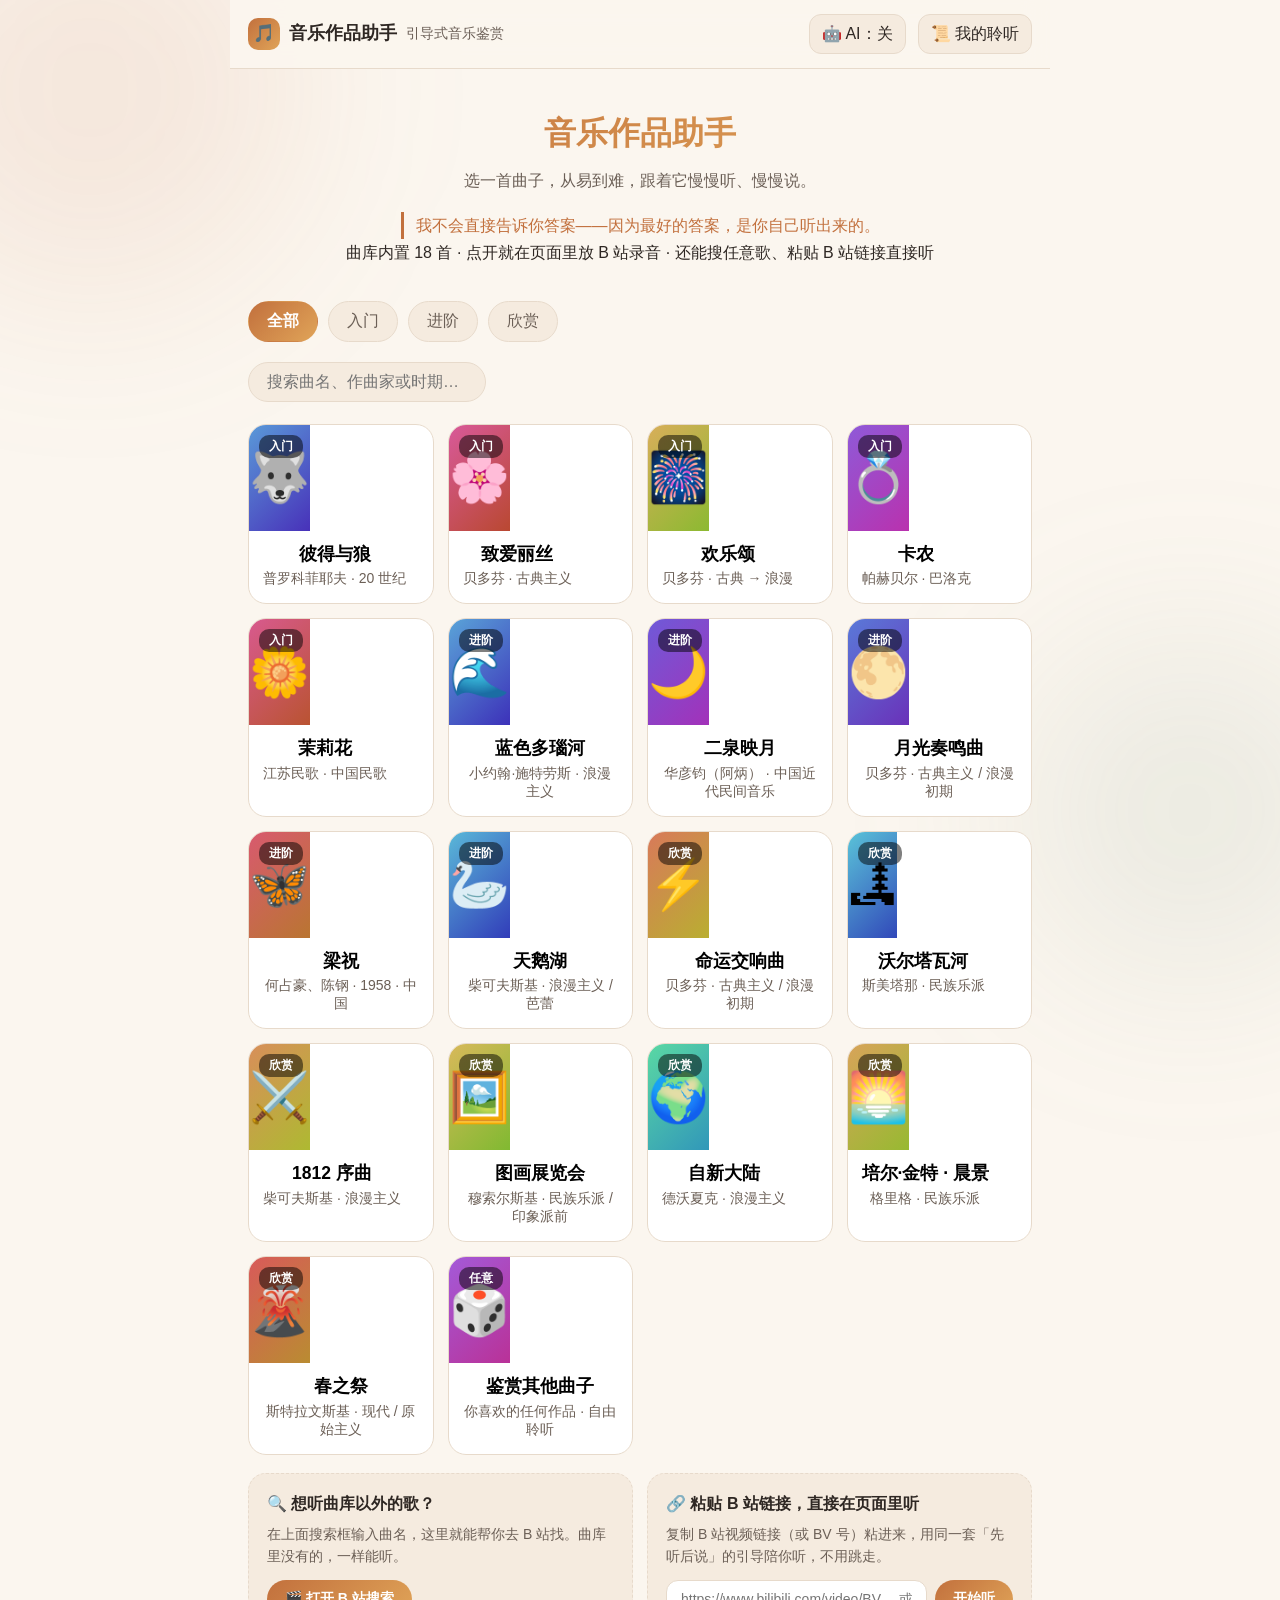
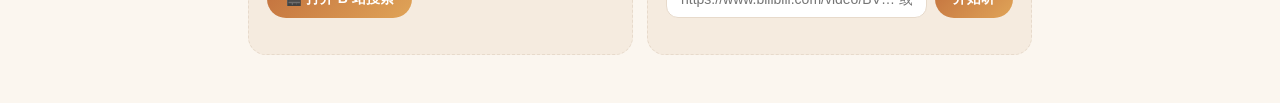
<file: index.html>
<!DOCTYPE html>
<html lang="zh-CN">
<head>
<meta charset="UTF-8">
<meta name="viewport" content="width=device-width, initial-scale=1.0">
<title>音乐作品助手 · 引导式音乐鉴赏（改进版）</title>
<link rel="stylesheet" href="shared/base.css">
<style>
/* 通用版：与乐龄版共用同一套暖色人文设计语言，只是字号更紧凑 */
.app { max-width: 820px; }
.bg-orb { position: fixed; border-radius: 50%; filter: blur(90px); pointer-events: none; z-index: 0; }
.orb1 { width: 420px; height: 420px; background: rgba(194, 112, 61, .10); top: -120px; left: -120px; }
.orb2 { width: 340px; height: 340px; background: rgba(126, 155, 135, .12); bottom: -80px; right: -80px; }
.app { position: relative; z-index: 1; }
</style>
</head>
<body>

<div class="bg-orb orb1"></div>
<div class="bg-orb orb2"></div>

<div class="app">
  <header class="topbar">
    <div class="brand"><span class="logo">🎵</span>音乐作品助手<small>引导式音乐鉴赏</small></div>
    <div class="spacer"></div>
    <button class="icon-btn toggle-btn" id="aiBtn" title="可选：填上自己的大模型密钥">🤖 AI：关</button>
    <button class="icon-btn" id="recBtn">📜 我的聆听<span id="recCount" class="hidden"></span></button>
  </header>

  <section class="home" id="home">
    <div class="hero">
      <h1>音乐作品助手</h1>
      <p>选一首曲子，从易到难，跟着它慢慢听、慢慢说。</p>
      <div class="quote">我不会直接告诉你答案——因为最好的答案，是你自己听出来的。</div>
      <div class="note-line">曲库内置 18 首 · 点开就在页面里放 B 站录音 · 还能搜任意歌、粘贴 B 站链接直接听</div>
    </div>
    <div class="filter" id="filter"></div>
    <div style="margin-bottom:22px">
      <input class="search-box" id="search" placeholder="搜索曲名、作曲家或时期…">
    </div>
    <div class="track-grid" id="grid"></div>
  </section>

  <section class="chat-view hidden" id="chatView">
    <div class="subbar">
      <button class="back" onclick="MZApp.goHome()" aria-label="返回">←</button>
      <div class="at" id="subTitle"></div>
    </div>
    <div class="player-dock" id="playerDock"></div>
    <div class="stage-bar" id="stageBar"></div>
    <div class="chat" id="chat"></div>
    <div class="composer" id="composer"></div>
  </section>
</div>

<div class="sheet-mask" id="recordsSheet">
  <div class="sheet">
    <h3>我的聆听</h3>
    <div id="recordsBody"></div>
    <div style="margin-top:16px;text-align:right">
      <button class="icon-btn" onclick="MZApp.hideRecords()">关闭</button>
    </div>
  </div>
</div>

<script src="shared/catalog.js"></script>
<script src="shared/player.js"></script>
<script src="shared/llm.js"></script>
<script src="shared/engine.js"></script>
<script src="shared/app.js"></script>
<script>MZApp.init({ senior: false });</script>
</body>
</html>
</file>
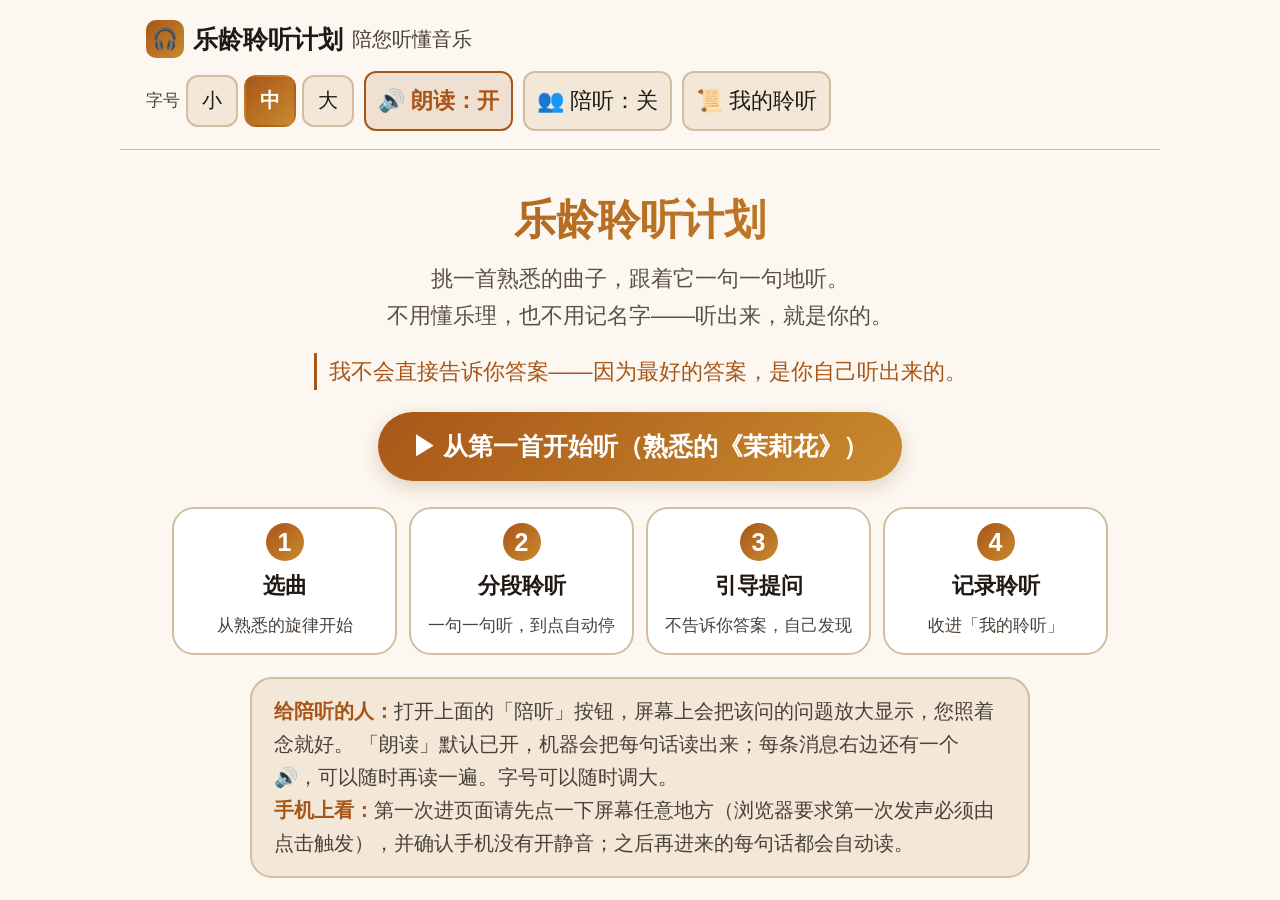
<file: senior.html>
<!DOCTYPE html>
<html lang="zh-CN" class="fs-2">
<head>
<meta charset="UTF-8">
<meta name="viewport" content="width=device-width, initial-scale=1.0">
<title>乐龄聆听计划 · 陪银发一族听懂音乐</title>
<link rel="stylesheet" href="shared/base.css">
<link rel="stylesheet" href="shared/senior.css">
<style>
  .topbar { flex-wrap: wrap; row-gap: 10px; }
  .senior-tools { display: flex; gap: 10px; align-items: center; flex-wrap: wrap; }
  .brand small { display: none; }
  @media (min-width: 900px) { .brand small { display: inline; } }
</style>
</head>
<body>

<div class="app">
  <header class="topbar">
    <div class="brand"><span class="logo">🎧</span>乐龄聆听计划<small>陪您听懂音乐</small></div>
    <div class="spacer"></div>
    <div class="senior-tools">
      <div class="fs-bar" id="fsBar">
        <span class="lb">字号</span>
        <button data-fs="1" onclick="MZApp.setFs(1)">小</button>
        <button data-fs="2" onclick="MZApp.setFs(2)">中</button>
        <button data-fs="3" onclick="MZApp.setFs(3)">大</button>
      </div>
      <button class="icon-btn toggle-btn" id="voiceBtn" onclick="Senior.toggleVoice(this)">🔊 朗读：开</button>
      <button class="icon-btn toggle-btn" id="compBtn" onclick="Senior.toggleCompanion(this)">👥 陪听：关</button>
      <button class="icon-btn" id="recBtn">📜 我的聆听<span id="recCount" class="hidden"></span></button>
    </div>
  </header>

  <section class="home" id="home">
    <div class="hero">
      <h1>乐龄聆听计划</h1>
      <p>挑一首熟悉的曲子，跟着它一句一句地听。<br>不用懂乐理，也不用记名字——听出来，就是你的。</p>
      <div class="quote">我不会直接告诉你答案——因为最好的答案，是你自己听出来的。</div>
      <button class="senior-cta" onclick="Senior.startFirst()">▶ 从第一首开始听（熟悉的《茉莉花》）</button>
    </div>

    <div class="senior-steps">
      <div class="ss"><b>1</b><span>选曲</span><i>从熟悉的旋律开始</i></div>
      <div class="ss"><b>2</b><span>分段聆听</span><i>一句一句听，到点自动停</i></div>
      <div class="ss"><b>3</b><span>引导提问</span><i>不告诉你答案，自己发现</i></div>
      <div class="ss"><b>4</b><span>记录聆听</span><i>收进「我的聆听」</i></div>
    </div>

    <div class="senior-hint">
      <b>给陪听的人：</b>打开上面的「陪听」按钮，屏幕上会把该问的问题放大显示，您照着念就好。
      「朗读」默认已开，机器会把每句话读出来；每条消息右边还有一个 🔊，可以随时再读一遍。字号可以随时调大。
      <br><b>手机上看：</b>第一次进页面请先点一下屏幕任意地方（浏览器要求第一次发声必须由点击触发），并确认手机没有开静音；之后再进来的每句话都会自动读。</div>

    <div class="filter" id="filter"></div>
    <div style="margin-bottom:24px">
      <input class="search-box" id="search" placeholder="想听什么？输入曲名或作曲家…">
    </div>
    <div class="track-grid" id="grid"></div>
  </section>

  <section class="chat-view hidden" id="chatView">
    <div class="subbar">
      <button class="back" onclick="MZApp.goHome()" aria-label="返回曲库">← 返回</button>
      <div class="at" id="subTitle"></div>
    </div>
    <div class="companion" id="companion" aria-live="polite"></div>
    <div class="player-dock" id="playerDock"></div>
    <div class="stage-bar" id="stageBar"></div>
    <div class="chat" id="chat" aria-live="polite"></div>
    <div class="composer" id="composer"></div>
  </section>
</div>

<div class="sheet-mask" id="recordsSheet">
  <div class="sheet">
    <h3>我的聆听</h3>
    <div id="recordsBody"></div>
    <div style="margin-top:18px;text-align:right">
      <button class="icon-btn" onclick="MZApp.hideRecords()">关闭</button>
    </div>
  </div>
</div>

<script src="shared/catalog.js"></script>
<script src="shared/player.js"></script>
<script src="shared/llm.js"></script>
<script src="shared/engine.js"></script>
<script src="shared/app.js"></script>
<script src="shared/senior.js"></script>
<script>
  MZApp.init({ senior: true });
  MZSenior.init({
    chatEl: document.getElementById("chat"),
    bannerEl: document.getElementById("companion")
  });

  var Senior = {
    startFirst: function () {
      /* 按钮写的是《茉莉花》，就必须开《茉莉花》——按 id 精确取，不靠数组顺序 */
      var s = MZCatalog.byId("molihua") || MZCatalog.songs[0];
      if (s) MZApp.openSong(s.id);
    },
    toggleVoice: function (btn) {
      var on = !MZSenior.voice;
      MZSenior.setVoice(on);
      btn.textContent = on ? "🔊 朗读：开" : "🔊 朗读：关";
      btn.classList.toggle("on", on);
    },
    toggleCompanion: function (btn) {
      var on = !MZSenior.companion;
      MZSenior.setCompanion(on);
      btn.textContent = on ? "👥 陪听：开" : "👥 陪听：关";
      btn.classList.toggle("on", on);
    }
  };

  /* 乐龄版：朗读默认打开（老人可以只用耳朵听） */
  MZSenior.setVoice(true);
  var _vb = document.getElementById("voiceBtn");
  if (_vb && !MZSenior._broken) _vb.classList.add("on");
</script>
</body>
</html>
</file>
<file: shared/base.css>
/* ============================================================
 * 结构样式 · 共享底座
 * 只负责布局与结构，颜色/字号全部走 CSS 变量，
 * 由「通用版」和「乐龄版」各自覆盖变量形成两套皮肤。
 * ============================================================ */

/* ---------- 默认皮肤：暖色人文（两个版本共用，取自开题 PPT 的
   一套暖米色 / 陶土橘 / 琥珀 / 鼠尾草绿配色） ---------- */
:root {
  --bg: #FBF6EF;
  --card: #FFFFFF;
  --card2: #F5EBDF;
  --border: #E7DACB;
  --text: #2E2723;
  --muted: #6B5F56;

  --accent: #C2703D;
  --accent-soft: rgba(194, 112, 61, .12);
  --gold: #E0A458;
  --gold-soft: #F7E3D3;
  --gold-text: #8A6620;

  --grad: linear-gradient(135deg, #C2703D, #E0A458);
  --grad-user: linear-gradient(135deg, #7E9B87, #9FB8A5);
  --on-accent: #FFFFFF;
  --bar-bg: rgba(251, 246, 239, .94);
  --bot-bubble: #FFFFFF;

  --font: "Microsoft YaHei", "PingFang SC", -apple-system, BlinkMacSystemFont, "Segoe UI", sans-serif;

  --fs: 16px;
  --fs-lg: 17.5px;
  --fs-sm: 14px;
  --fs-xs: 12px;
  --fs-hero: 32px;

  --sp-3: 14px;
  --sp-4: 18px;
  --radius: 18px;
  --app-w: 820px;
  --card-w: 156px;
  --cover-h: 106px;
  --btn: 40px;
  --av: 34px;
  --logo: 32px;
}

* { margin: 0; padding: 0; box-sizing: border-box; }

html, body {
  background: var(--bg);
  color: var(--text);
  font-family: var(--font);
  font-size: var(--fs);
  line-height: 1.7;
  -webkit-font-smoothing: antialiased;
}
html, body { height: 100%; }

/* 用 fixed 把整页钉死在视口上：页面本身永远不滚动，
   滚动只发生在中间的对话区。否则输入框自动聚焦时，
   浏览器会把 overflow:hidden 的容器顶上去，横幅就会滑到顶栏后面。 */
.app {
  position: fixed;
  inset: 0;
  max-width: var(--app-w);
  margin: 0 auto;
  overflow: hidden;
  display: flex;
  flex-direction: column;
}

/* ---------- 顶栏 ---------- */
.topbar {
  z-index: 20;
  flex-shrink: 0;
  display: flex; align-items: center; gap: 12px;
  padding: var(--sp-3) var(--sp-4);
  border-bottom: 1px solid var(--border);
  background: var(--bar-bg);
  backdrop-filter: blur(12px);
}
.brand { font-size: var(--fs-lg); font-weight: 800; display: flex; align-items: center; gap: 9px; }
.brand .logo {
  width: var(--logo); height: var(--logo); border-radius: 10px;
  background: var(--grad); display: flex; align-items: center;
  justify-content: center; font-size: calc(var(--logo) * 0.55);
}
.brand small { font-weight: 500; color: var(--muted); font-size: var(--fs-sm); }
.spacer { flex: 1; }
.icon-btn {
  min-width: var(--btn); height: var(--btn); padding: 0 12px;
  border-radius: 12px; border: 1px solid var(--border);
  background: var(--card2); color: var(--text);
  font-size: var(--fs); cursor: pointer; font-family: inherit;
  display: inline-flex; align-items: center; justify-content: center; gap: 6px;
  transition: .18s;
}
.icon-btn:hover { border-color: var(--accent); color: var(--accent); }

/* ---------- 首页 ---------- */
.home { flex: 1; overflow-y: auto; padding: 0 var(--sp-4) 48px; }
.hero { padding: 44px 8px 26px; text-align: center; }
.hero h1 {
  font-size: var(--fs-hero); font-weight: 800; line-height: 1.25;
  background: var(--grad); -webkit-background-clip: text; background-clip: text;
  -webkit-text-fill-color: transparent;
}
.hero p { color: var(--muted); font-size: var(--fs); margin: 14px auto 0; max-width: 34em; }
.hero .quote {
  margin-top: 18px; font-size: var(--fs); color: var(--accent);
  border-left: 3px solid var(--accent); padding-left: 12px;
  display: inline-block; text-align: left;
}
.filter { display: flex; gap: 10px; align-items: center; flex-wrap: wrap; margin: 8px 0 20px; }
.chip {
  padding: 9px 18px; border-radius: 999px; font-size: var(--fs);
  cursor: pointer; border: 1px solid var(--border); background: var(--card2);
  color: var(--muted); transition: .18s; font-family: inherit;
}
.chip.active { background: var(--grad); color: var(--on-accent); border-color: transparent; font-weight: 700; }
.search-box {
  flex: 1; min-width: 150px; padding: 10px 18px; border-radius: 999px;
  border: 1px solid var(--border); background: var(--card2);
  color: var(--text); font-size: var(--fs); outline: none; font-family: inherit;
}
.search-box:focus { border-color: var(--accent); }

.track-grid { display: grid; grid-template-columns: repeat(auto-fill, minmax(var(--card-w), 1fr)); gap: var(--sp-3); }
.track-card {
  position: relative; border-radius: var(--radius); overflow: hidden;
  cursor: pointer; border: 1px solid var(--border); background: var(--card);
  transition: .2s; display: flex; flex-direction: column;
}
.track-card:hover { transform: translateY(-4px); border-color: var(--accent); box-shadow: 0 12px 28px rgba(0,0,0,.22); }
.track-card:focus-visible { outline: 3px solid var(--accent); outline-offset: 2px; }
.cover {
  height: var(--cover-h); display: flex; align-items: center;
  justify-content: center; font-size: calc(var(--cover-h) * 0.46);
}
.cover .lv {
  position: absolute; top: 10px; left: 10px; font-size: var(--fs-xs);
  font-weight: 700; padding: 3px 10px; border-radius: 10px;
  background: rgba(0,0,0,.5); color: #fff;
}
.track-meta { padding: 12px 14px 15px; }
.track-meta .t { font-size: var(--fs-lg); font-weight: 700; line-height: 1.35; }
.track-meta .c { font-size: var(--fs-sm); color: var(--muted); margin-top: 4px; }
.empty { padding: 48px; text-align: center; color: var(--muted); grid-column: 1/-1; }

/* ---------- 对话视图 ---------- */
.chat-view { flex: 1; display: flex; flex-direction: column; min-height: 0; overflow: hidden; }
.subbar {
  flex-shrink: 0;
  display: flex; align-items: center; gap: 10px;
  padding: 12px var(--sp-4); border-bottom: 1px solid var(--border); background: var(--bar-bg);
}
.subbar .back {
  min-width: var(--btn); height: var(--btn); border-radius: 12px;
  border: 1px solid var(--border); background: var(--card2);
  color: var(--text); font-size: var(--fs); cursor: pointer; font-family: inherit;
}
.subbar .at { font-size: var(--fs-lg); font-weight: 700; flex: 1; min-width: 0; overflow: hidden; text-overflow: ellipsis; white-space: nowrap; }
.stage-bar { flex-shrink: 0; padding: 10px var(--sp-4); display: flex; align-items: center; gap: 8px; overflow-x: auto; }
.stage-chip {
  flex-shrink: 0; padding: 5px 13px; border-radius: 999px; font-size: var(--fs-xs);
  background: var(--card2); color: var(--muted); border: 1px solid var(--border); white-space: nowrap;
}
.stage-chip.active { background: var(--accent-soft); border-color: var(--accent); color: var(--accent); font-weight: 700; }
.stage-chip.done { opacity: .6; }

.chat { flex: 1; overflow-y: auto; padding: var(--sp-4); display: flex; flex-direction: column; gap: var(--sp-3); min-height: 0; }
.msg { display: flex; gap: 10px; max-width: 92%; animation: up .35s ease; }
@keyframes up { from { opacity: 0; transform: translateY(8px); } to { opacity: 1; transform: none; } }
.msg.bot { align-self: flex-start; }
.msg.user { align-self: flex-end; flex-direction: row-reverse; }
.msg-avatar {
  width: var(--av); height: var(--av); border-radius: 50%; flex-shrink: 0;
  display: flex; align-items: center; justify-content: center;
  font-size: calc(var(--av) * 0.5); background: var(--grad);
}
.msg.user .msg-avatar { background: var(--grad-user); }
.bubble { padding: 13px 17px; border-radius: 16px; font-size: var(--fs); }
.msg.bot .bubble { background: var(--bot-bubble); border: 1px solid var(--border); border-top-left-radius: 5px; }
.msg.user .bubble { background: var(--grad-user); color: var(--on-accent); border-top-right-radius: 5px; }
.bubble .hint {
  display: block; margin-top: 10px; padding: 9px 12px; border-radius: 9px;
  font-size: var(--fs-sm); background: var(--gold-soft); color: var(--gold-text);
  border-left: 3px solid var(--gold);
}
.stage-line { font-weight: 700; color: var(--accent); }
.ask-line { font-weight: 600; }

/* 聆听卡片 */
.listen-card {
  margin-top: 4px; padding: 14px; border-radius: 14px;
  background: var(--accent-soft); border: 1px solid var(--border);
}
.listen-head { margin-bottom: 10px; }
.listen-label { font-size: var(--fs-sm); font-weight: 700; color: var(--accent); }
.listen-tip { font-size: var(--fs-sm); color: var(--muted); margin-bottom: 10px; }
.listen-btn {
  padding: 11px 22px; border-radius: 999px; border: none;
  background: var(--grad); color: var(--on-accent); font-size: var(--fs);
  font-weight: 700; cursor: pointer; font-family: inherit;
}
.listen-btn:hover { filter: brightness(1.06); }
.listen-dots { display: flex; gap: 6px; margin-top: 12px; flex-wrap: wrap; }
.listen-dots .dot {
  width: 9px; height: 9px; border-radius: 50%;
  background: var(--muted); opacity: .45; transition: .15s;
}
.listen-dots .dot.on { background: var(--accent); opacity: 1; transform: scale(1.35); }

/* 揭晓 / 延伸 / 小结 */
.reveal, .extend, .summary { margin-top: 4px; }
.reveal { padding: 14px 16px; border-radius: 12px; background: var(--gold-soft); border: 1px solid var(--gold); }
.reveal h4 { font-size: var(--fs); color: var(--gold-text); margin-bottom: 8px; }
.extend { padding: 14px 16px; border-radius: 12px; background: var(--accent-soft); border: 1px solid var(--accent); }
.extend h4 { font-size: var(--fs); color: var(--accent); margin-bottom: 8px; }
.summary { padding: 14px 16px; border-radius: 12px; background: var(--card2); border: 1px solid var(--border); }
.summary h4 { font-size: var(--fs); margin-bottom: 8px; }
.summary-list { margin: 10px 0 0 4px; padding-left: 16px; }
.summary-list li { font-size: var(--fs-sm); margin-bottom: 6px; }
.summary-empty { font-size: var(--fs-sm); color: var(--muted); margin-top: 8px; }

/* 底部操作区 */
.composer { flex-shrink: 0; border-top: 1px solid var(--border); background: var(--bar-bg); }
.quick-area { padding: 10px var(--sp-4); display: flex; gap: 9px; flex-wrap: wrap; }
.quick-btn {
  padding: 9px 17px; border-radius: 999px; font-size: var(--fs-sm);
  background: var(--card2); color: var(--accent); border: 1px solid var(--border);
  cursor: pointer; transition: .18s; font-family: inherit;
}
.quick-btn:hover { background: var(--accent-soft); border-color: var(--accent); }
.quick-btn.ghost { color: var(--muted); }
.quick-btn.ghost:hover { color: var(--accent); }
.input-bar { padding: 10px var(--sp-4) 20px; display: flex; gap: 10px; }
.input-bar input {
  flex: 1; padding: 13px 20px; border-radius: 999px; border: 1px solid var(--border);
  background: var(--card2); color: var(--text); font-size: var(--fs);
  outline: none; font-family: inherit;
}
.input-bar input:focus { border-color: var(--accent); }
.send-btn {
  min-width: var(--btn); height: var(--btn); border-radius: 50%; border: none;
  background: var(--grad); color: var(--on-accent); font-size: var(--fs-lg);
  cursor: pointer; flex-shrink: 0; font-family: inherit;
}

/* 记录弹层 */
.sheet-mask {
  position: fixed; inset: 0; background: rgba(0,0,0,.5); z-index: 40;
  display: none; align-items: flex-end; justify-content: center;
}
.sheet-mask.on { display: flex; }
.sheet {
  width: 100%; max-width: var(--app-w); max-height: 76vh; overflow-y: auto;
  background: var(--card); border-radius: 20px 20px 0 0; padding: var(--sp-4);
  border-top: 1px solid var(--border);
}
.sheet h3 { font-size: var(--fs-lg); margin-bottom: 12px; }
.rec { padding: 12px 0; border-bottom: 1px solid var(--border); }
.rec .rt { font-weight: 700; font-size: var(--fs); }
.rec .rd { font-size: var(--fs-xs); color: var(--muted); margin-top: 2px; }
.rec .ra { font-size: var(--fs-sm); color: var(--muted); margin-top: 6px; }

/* ---------- 播放器坞 ---------- */
.player-dock { flex-shrink: 0; display: none; padding: 12px var(--sp-4) 4px; }
.player-dock.on { display: block; }
.player-dock.min .frame-box { display: none; }
.player-card {
  border: 1px solid var(--border); background: var(--card);
  border-radius: var(--radius); padding: 10px;
  box-shadow: 0 4px 16px rgba(90, 70, 50, .06);
}
.frame-box {
  max-width: 520px; margin: 0 auto; aspect-ratio: 16 / 9;
  background: #000; border-radius: 12px; overflow: hidden;
}
.frame-box iframe { width: 100%; height: 100%; display: block; border: 0; }
.player-bar { display: flex; align-items: center; gap: 10px; margin-top: 10px; flex-wrap: wrap; }
.player-title {
  flex: 1; min-width: 0; font-size: var(--fs-sm); font-weight: 700;
  overflow: hidden; text-overflow: ellipsis; white-space: nowrap;
}
.player-link { font-size: var(--fs-sm); color: var(--accent); text-decoration: none; font-weight: 700; white-space: nowrap; }
.player-link:hover { text-decoration: underline; }
.player-link.strong {
  display: inline-block; margin-top: 8px; padding: 9px 18px;
  border-radius: 999px; background: var(--accent-soft); border: 1px solid var(--accent);
}
.player-fold {
  font-family: inherit; font-size: var(--fs-xs); padding: 6px 14px; border-radius: 999px;
  border: 1px solid var(--border); background: var(--card2); color: var(--text); cursor: pointer;
}
.player-seek { display: flex; align-items: center; gap: 8px; margin-top: 10px; flex-wrap: wrap; font-size: var(--fs-sm); color: var(--muted); }
.player-seek .ps-in {
  width: 56px; padding: 7px 8px; border-radius: 10px; border: 1px solid var(--border);
  background: var(--card2); color: var(--text); font-family: inherit; font-size: var(--fs-sm); text-align: center;
}
.player-seek .ps-go {
  padding: 7px 16px; border-radius: 999px; border: none; background: var(--grad);
  color: var(--on-accent); font-family: inherit; font-size: var(--fs-sm); font-weight: 700; cursor: pointer;
}
.search-card .search-line { font-size: var(--fs-sm); margin-bottom: 6px; }
.tip-line { font-size: var(--fs-sm); color: var(--muted); }
.ack-line { font-weight: 600; }
.toggle-btn.on { background: var(--accent-soft); border-color: var(--accent); color: var(--accent); font-weight: 700; }

/* ---------- AI 设置面板 ---------- */
.llm-mask .sheet { max-width: 560px; }
.sheet-note { font-size: var(--fs-sm); color: var(--muted); margin-bottom: 14px; line-height: 1.6; }
.sheet .field { display: block; margin-bottom: 12px; }
.sheet .field .lb { display: block; font-size: var(--fs-sm); font-weight: 700; margin-bottom: 6px; }
.sheet .field input, .sheet .field select {
  width: 100%; padding: 10px 14px; border-radius: 12px; border: 1px solid var(--border);
  background: var(--card2); color: var(--text); font-family: inherit; font-size: var(--fs-sm); outline: none;
}
.sheet .field input:focus, .sheet .field select:focus { border-color: var(--accent); }
.check-row { display: flex; align-items: center; gap: 9px; margin-bottom: 14px; font-size: var(--fs-sm); cursor: pointer; }
.check-row input { width: 18px; height: 18px; accent-color: var(--accent); }
.sheet-msg { font-size: var(--fs-sm); color: var(--muted); white-space: pre-wrap; margin: 4px 0 14px; min-height: 1.2em; }
.sheet-msg.ok { color: #4F7A5E; }
.sheet-msg.bad { color: #A33B2A; }
.sheet-btns { display: flex; gap: 10px; justify-content: flex-end; flex-wrap: wrap; }
.icon-btn.strong { background: var(--grad); color: var(--on-accent); border-color: transparent; font-weight: 700; }

.hidden { display: none !important; }

/* ---------- 曲库之外的入口（去 B 站搜 / 粘贴链接直接听） ---------- */
.tool-row { grid-column: 1/-1; display: flex; gap: var(--sp-3); flex-wrap: wrap; margin-top: 4px; }
.tool-card {
  flex: 1 1 300px; min-width: 260px; padding: 16px 18px; border-radius: var(--radius);
  border: 1px dashed var(--border); background: var(--card2);
}
.tool-card .tc-t { font-size: var(--fs); font-weight: 700; margin-bottom: 6px; }
.tool-card .tc-d { font-size: var(--fs-sm); color: var(--muted); line-height: 1.6; margin-bottom: 12px; }
.tool-card .tc-line { display: flex; gap: 8px; flex-wrap: wrap; }
.tool-card .tc-in {
  flex: 1 1 180px; min-width: 160px; padding: 10px 14px; border-radius: 12px;
  border: 1px solid var(--border); background: var(--card); color: var(--text);
  font-family: inherit; font-size: var(--fs-sm); outline: none;
}
.tool-card .tc-in:focus { border-color: var(--accent); }
.tool-card .tc-btn {
  padding: 10px 18px; border-radius: 999px; border: none; background: var(--grad);
  color: var(--on-accent); font-family: inherit; font-size: var(--fs-sm);
  font-weight: 700; cursor: pointer; white-space: nowrap;
}
.tool-card .tc-btn:hover { filter: brightness(1.06); }
.tool-card .tc-err { font-size: var(--fs-xs); color: #A33B2A; margin-top: 8px; min-height: 1em; }
.listen-fine { font-size: var(--fs-xs); color: var(--muted); margin-top: 8px; }

/* ---------- 「只听这一句」：到点自动停 ---------- */
.seg-line { display: flex; align-items: center; gap: 8px; flex-wrap: wrap; margin-top: 4px; }
.seg-line .ps-in { width: 86px; }
.seg-status { display: none; margin-top: 10px; font-size: var(--fs-sm); font-weight: 700; }
.seg-status.on { display: block; color: var(--accent); }
.seg-status.done { color: var(--sage, #7E9B87); }
.listen-btn.playing { filter: saturate(1.05); }
.listen-btn.playing::after {
  content: ""; display: inline-block; width: 8px; height: 8px; margin-left: 10px;
  border-radius: 50%; background: currentColor; animation: segPulse 1s infinite;
}
@keyframes segPulse { 0%,100% { opacity: 1; } 50% { opacity: .25; } }

/* ============================================================
 * 手机端适配（两个版本共用）
 * 小屏上收紧留白与控件尺寸，顶栏尽量排成一行，
 * 避免出现「字太大、按钮堆成好几行」的乱象。
 * ============================================================ */
@media (max-width: 720px) {
  :root {
    --sp-3: 11px;
    --sp-4: 13px;
    --fs-hero: 26px;
    --fs-lg: 16.5px;
  }
  /* 手机浏览器地址栏会伸缩，用动态视口高度顶住底部，避免内容被挡住 */
  .app { height: 100dvh; }

  .topbar { padding: 9px var(--sp-4); gap: 8px; flex-wrap: wrap; row-gap: 8px; }
  .brand { font-size: var(--fs); gap: 7px; }
  .brand small { display: none; }
  .brand .logo { width: 28px; height: 28px; border-radius: 8px; font-size: 15px; }
  .icon-btn { min-width: 0; height: 36px; padding: 0 10px; font-size: var(--fs-sm); border-radius: 10px; }

  .hero { padding: 24px 4px 18px; }
  .hero p { font-size: var(--fs-sm); }
  .hero .quote { font-size: var(--fs-sm); }

  .home { padding: 0 var(--sp-4) 40px; }
  .track-grid { grid-template-columns: repeat(2, 1fr); }
  .track-meta { padding: 10px 11px 12px; }
  .chip { padding: 8px 14px; font-size: var(--fs-sm); }

  .tool-card { flex: 1 1 100%; min-width: 0; padding: 14px 14px; }

  .msg { max-width: 100%; gap: 8px; }
  .bubble { padding: 11px 13px; }

  .player-dock { padding: 8px var(--sp-4) 2px; }
  .player-card { padding: 8px; }
  .player-bar { gap: 8px; }
}
</file>
<file: shared/senior.css>
/* ============================================================
 * 乐龄版皮肤 · 适老化
 * 设计目标：看得清、点得准、听得懂、有人陪。
 *  - 暖色低刺激配色，深色文字压在浅色底上，对比度高
 *  - 字号三档可调，按钮与点击区域放大
 *  - 边框加粗，减少「细线看不清」的问题
 * ============================================================ */

/* 字号三档（由 app.js 切 class）—— 比通用版整体大一档 */
html.fs-1 {
  --fs: 19px; --fs-lg: 21px; --fs-sm: 17px; --fs-xs: 14.5px; --fs-hero: 36px;
  --btn: 52px; --av: 42px; --card-w: 178px; --cover-h: 118px;
}
html.fs-2 {
  --fs: 22px; --fs-lg: 25px; --fs-sm: 19.5px; --fs-xs: 16.5px; --fs-hero: 42px;
  --btn: 60px; --av: 48px; --card-w: 200px; --cover-h: 132px;
}
html.fs-3 {
  --fs: 26px; --fs-lg: 30px; --fs-sm: 23px; --fs-xs: 18.5px; --fs-hero: 50px;
  --btn: 70px; --av: 56px; --card-w: 224px; --cover-h: 148px;
}

:root {
  /* 高对比暖色：文字压得更深、描边更清楚，让老人看得清 */
  --bg: #FCF7F0;
  --card: #FFFFFF;
  --card2: #F3E7D8;
  --border: #D3BC9F;
  --text: #1F1915;
  --muted: #4A4038;

  --accent: #A85618;
  --accent-soft: rgba(168, 86, 24, .14);
  --gold: #C98A2E;
  --gold-soft: #F6E2C6;
  --gold-text: #6E4A10;

  --grad: linear-gradient(135deg, #A85618, #C98A2E);
  --grad-user: linear-gradient(135deg, #5F8069, #86A48F);
  --on-accent: #FFFFFF;
  --bar-bg: rgba(252, 247, 240, .96);
  --bot-bubble: #FFFFFF;

  --font: "Microsoft YaHei", "PingFang SC", -apple-system, "Segoe UI", sans-serif;

  --sp-3: 18px;
  --sp-4: 26px;
  --radius: 22px;
  --app-w: 1040px;
  --logo: 38px;
}

/* 正文行距更松，长句更好读 */
.bubble { line-height: 1.8; }

/* 加粗边框，提升辨识度 */
.bubble, .track-card, .icon-btn, .chip, .quick-btn, .listen-card,
.reveal, .extend, .summary, .search-box, .input-bar input, .stage-chip, .sheet {
  border-width: 2px;
}

/* 加深主文字，避免浅灰看不清 */
.hero p, .track-meta .c, .listen-tip, .summary-empty, .rec .ra { color: #5A5049; }
.msg.bot .bubble { box-shadow: 0 2px 8px rgba(90, 70, 50, .07); }

/* 更大的点击目标 */
.track-card { min-height: 100%; }
.chip { padding: 12px 24px; }
.quick-btn { padding: 13px 22px; }
.listen-btn { padding: 15px 30px; }
.subbar .back { min-width: var(--btn); height: var(--btn); font-size: var(--fs-lg); }

/* 聚焦轮廓更明显，方便键盘与低视力用户 */
.track-card:focus-visible, .chip:focus-visible, .quick-btn:focus-visible,
.listen-btn:focus-visible, .icon-btn:focus-visible, .send-btn:focus-visible,
.input-bar input:focus-visible {
  outline: 4px solid var(--accent);
  outline-offset: 3px;
}

/* 乐龄版专属控件 */
.senior-tools { display: flex; gap: 8px; align-items: center; }
.fs-bar { display: flex; gap: 6px; align-items: center; }
.fs-bar .lb { font-size: var(--fs-xs); color: var(--muted); }
.fs-bar button {
  min-width: calc(var(--btn) - 8px); height: calc(var(--btn) - 8px);
  border-radius: 12px; border: 2px solid var(--border); background: var(--card2);
  color: var(--text); cursor: pointer; font-family: inherit; font-size: var(--fs-sm);
}
.fs-bar button.active { background: var(--grad); color: var(--on-accent); border-color: transparent; font-weight: 700; }

/* 陪听提示条 */
.companion {
  display: none; flex-shrink: 0; margin: 0 var(--sp-4) var(--sp-3);
  padding: 16px 20px; border-radius: var(--radius);
  background: var(--gold-soft); border: 2px solid var(--gold);
}
.companion.on { display: block; }
.companion .ct { font-size: var(--fs-xs); font-weight: 700; color: var(--gold-text); letter-spacing: 1px; }
.companion .cq { font-size: var(--fs-lg); font-weight: 700; margin-top: 8px; color: var(--text); }
.companion .ch { font-size: var(--fs-sm); color: var(--muted); margin-top: 8px; }

/* 乐龄版首页提示 */
.senior-hint {
  margin: 0 auto 22px; max-width: 40em; padding: 16px 22px;
  border-radius: var(--radius); background: var(--card2); border: 2px solid var(--border);
  font-size: var(--fs-sm); color: var(--muted);
}
.senior-hint b { color: var(--accent); }

/* ---------- 一步一按钮：按钮铺满、点得准 ---------- */
.quick-area { flex-direction: column; }
.quick-btn, .listen-btn {
  width: 100%; min-height: var(--btn); font-size: var(--fs-lg);
  border-radius: 16px; justify-content: center;
}
.chip { min-height: 54px; font-size: var(--fs-sm); }
.send-btn { width: var(--btn); height: var(--btn); }
.seg-line { gap: 12px; }
.seg-line .ps-in { width: 110px; padding: 12px 14px; font-size: var(--fs-sm); }

/* ---------- 每条消息的「读给我听」（纯听觉也能用） ---------- */
.speak-btn {
  display: inline-block; margin-top: 12px; padding: 10px 20px; border-radius: 999px;
  border: 2px solid var(--border); background: var(--card2); color: var(--accent);
  font-family: inherit; font-size: var(--fs-sm); font-weight: 700; cursor: pointer;
}
.speak-btn:hover { background: var(--accent-soft); }
.speak-btn:focus-visible { outline: 4px solid var(--accent); outline-offset: 3px; }

/* ---------- 首页：一个大按钮 + 四步说明（对齐开题报告） ---------- */
.senior-cta {
  display: block; margin: 22px auto 0; padding: 18px 34px; border: none; border-radius: 999px;
  background: var(--grad); color: var(--on-accent); font-family: inherit;
  font-size: var(--fs-lg); font-weight: 700; cursor: pointer;
  box-shadow: 0 6px 18px rgba(120, 70, 20, .22);
}
.senior-cta:hover { filter: brightness(1.06); }
.senior-steps {
  display: grid; grid-template-columns: repeat(4, 1fr); gap: 12px;
  max-width: var(--app-w); margin: 0 auto 22px; padding: 0 var(--sp-4);
}
.senior-steps .ss {
  background: var(--card); border: 2px solid var(--border); border-radius: var(--radius);
  padding: 14px 12px; text-align: center; display: flex; flex-direction: column; gap: 6px;
}
.senior-steps .ss b {
  font-size: var(--fs-lg); color: var(--on-accent); background: var(--grad);
  width: 38px; height: 38px; line-height: 38px; border-radius: 50%; margin: 0 auto;
}
.senior-steps .ss span { font-size: var(--fs); font-weight: 700; }
.senior-steps .ss i { font-size: var(--fs-xs); color: var(--muted); font-style: normal; }
@media (max-width: 720px) { .senior-steps { grid-template-columns: repeat(2, 1fr); } }

/* ============================================================
 * 手机端：字号整体再收一档，顶栏压成两行
 * （桌面端「大字号」是为了远距离看得清；手机屏幕离眼睛近，
 *   同样的字号反而显得又大又挤，所以单独收一档。）
 * ============================================================ */
@media (max-width: 720px) {
  html.fs-1 { --fs: 16px; --fs-lg: 17.5px; --fs-sm: 15px; --fs-xs: 13px; --fs-hero: 25px; --btn: 42px; --av: 34px; --card-w: 148px; --cover-h: 98px; }
  html.fs-2 { --fs: 18px; --fs-lg: 20px; --fs-sm: 16px; --fs-xs: 14px; --fs-hero: 27px; --btn: 46px; --av: 38px; --card-w: 154px; --cover-h: 102px; }
  html.fs-3 { --fs: 21px; --fs-lg: 23px; --fs-sm: 18px; --fs-xs: 15px; --fs-hero: 31px; --btn: 52px; --av: 42px; --card-w: 166px; --cover-h: 110px; }

  .topbar { padding: 8px 12px; gap: 6px; row-gap: 6px; }
  .brand { font-size: 16px; }
  /* 手机上把「占位撑杆」去掉，并让顶栏各控件直接参与换行（display:contents），
     这样它们会尽可能挤在一行里，顶栏从三行收成两行 */
  .topbar .spacer { display: none; }
  .topbar .senior-tools { display: contents; }
  .fs-bar { gap: 3px; }
  .fs-bar .lb { display: none; }
  .fs-bar button { min-width: 30px; height: 30px; border-radius: 8px; font-size: 13px; }
  .topbar .icon-btn { height: 34px; padding: 0 8px; font-size: 13px; }
  .subbar .back { border-radius: 10px; font-size: var(--fs-sm); }

  .hero { padding: 22px 2px 16px; }
  .senior-cta { margin-top: 16px; padding: 14px 20px; font-size: var(--fs); }
  .senior-hint { padding: 12px 14px; font-size: var(--fs-xs); margin-bottom: 16px; }
  .senior-steps { grid-template-columns: repeat(2, 1fr); gap: 8px; margin-bottom: 16px; }
  .senior-steps .ss { padding: 10px 8px; gap: 4px; border-radius: 14px; }
  .senior-steps .ss b { width: 28px; height: 28px; line-height: 28px; font-size: var(--fs-sm); }
  .senior-steps .ss span { font-size: var(--fs-sm); }
  .senior-steps .ss i { font-size: var(--fs-xs); }

  .chip { min-height: 38px; padding: 8px 14px; font-size: var(--fs-sm); }
  .quick-btn, .listen-btn { min-height: var(--btn); font-size: var(--fs); border-radius: 13px; padding: 11px 16px; }
  .send-btn { width: var(--btn); height: var(--btn); }
  .speak-btn { margin-top: 9px; padding: 8px 14px; font-size: var(--fs-xs); }
  .seg-line .ps-in { width: 80px; padding: 10px 10px; font-size: var(--fs-sm); }
  .companion { padding: 12px 14px; }
  .companion .cq { font-size: var(--fs); }
}
</file>
